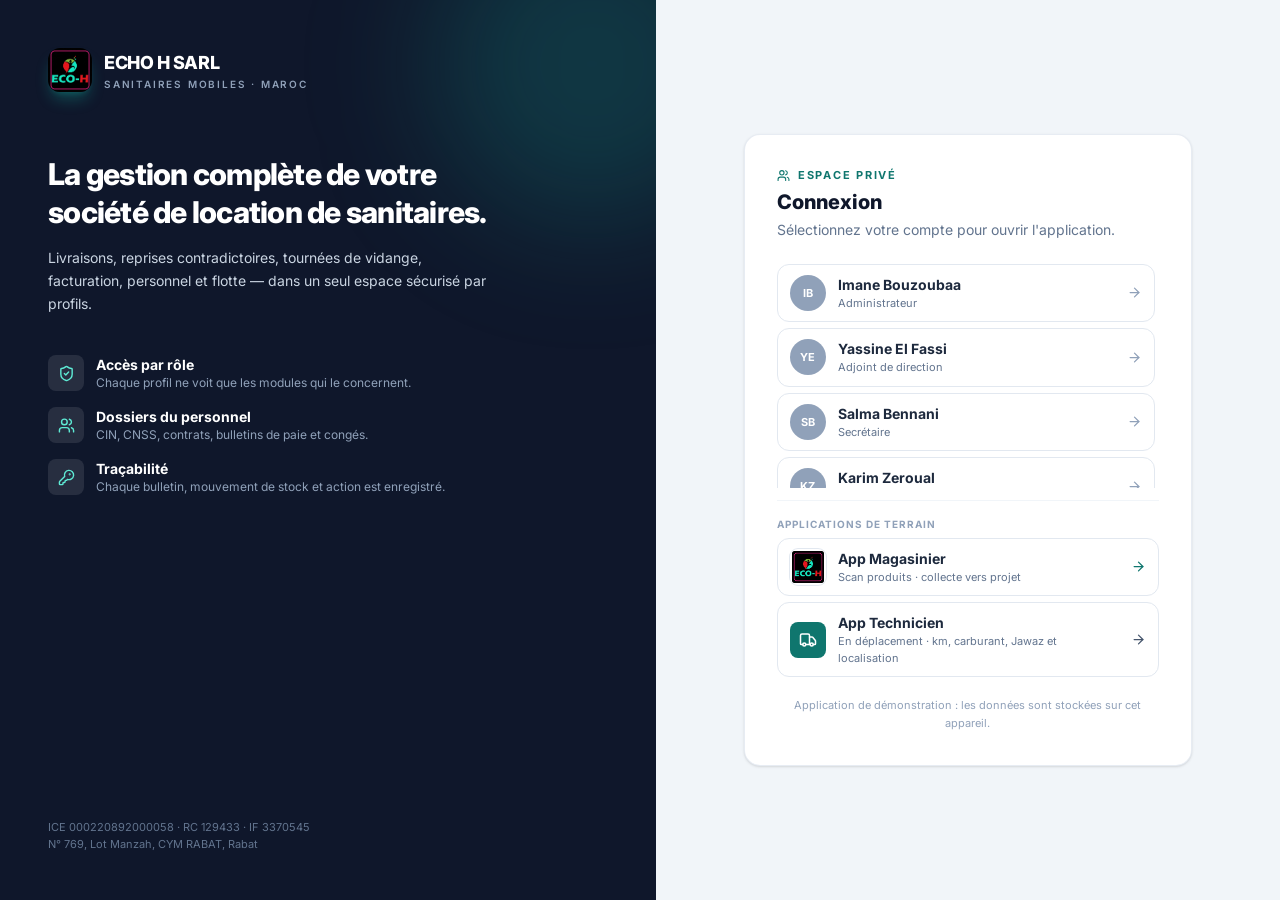
<file: index.html>
<!doctype html>
<html lang="fr">
  <head>
    <meta charset="UTF-8" />
    <meta name="viewport" content="width=device-width, initial-scale=1.0, viewport-fit=cover" />
    <meta name="theme-color" content="#0f766e" />
    <link rel="icon" type="image/png" href="./icon-admin.png" />
    <link rel="apple-touch-icon" href="./icon-admin.png" />
    <link rel="manifest" href="./manifest-admin.webmanifest" />
    <meta name="mobile-web-app-capable" content="yes" />
    <meta name="apple-mobile-web-app-capable" content="yes" />
    <meta name="apple-mobile-web-app-status-bar-style" content="black-translucent" />
    <meta name="apple-mobile-web-app-title" content="ECHO H Admin" />
    <title>ECHO H — Administration</title>
    <link rel="preconnect" href="https://fonts.googleapis.com" />
    <link rel="preconnect" href="https://fonts.gstatic.com" crossorigin />
    <link
      href="https://fonts.googleapis.com/css2?family=Inter:wght@400;500;600;700;800&display=swap"
      rel="stylesheet"
    />
    <script type="module" crossorigin src="./assets/index-eYs6JSfw.js"></script>
    <link rel="stylesheet" crossorigin href="./assets/index-D-RYZ_eo.css">
  </head>
  <body>
    <div id="root"></div>
  </body>
</html>
</file>
